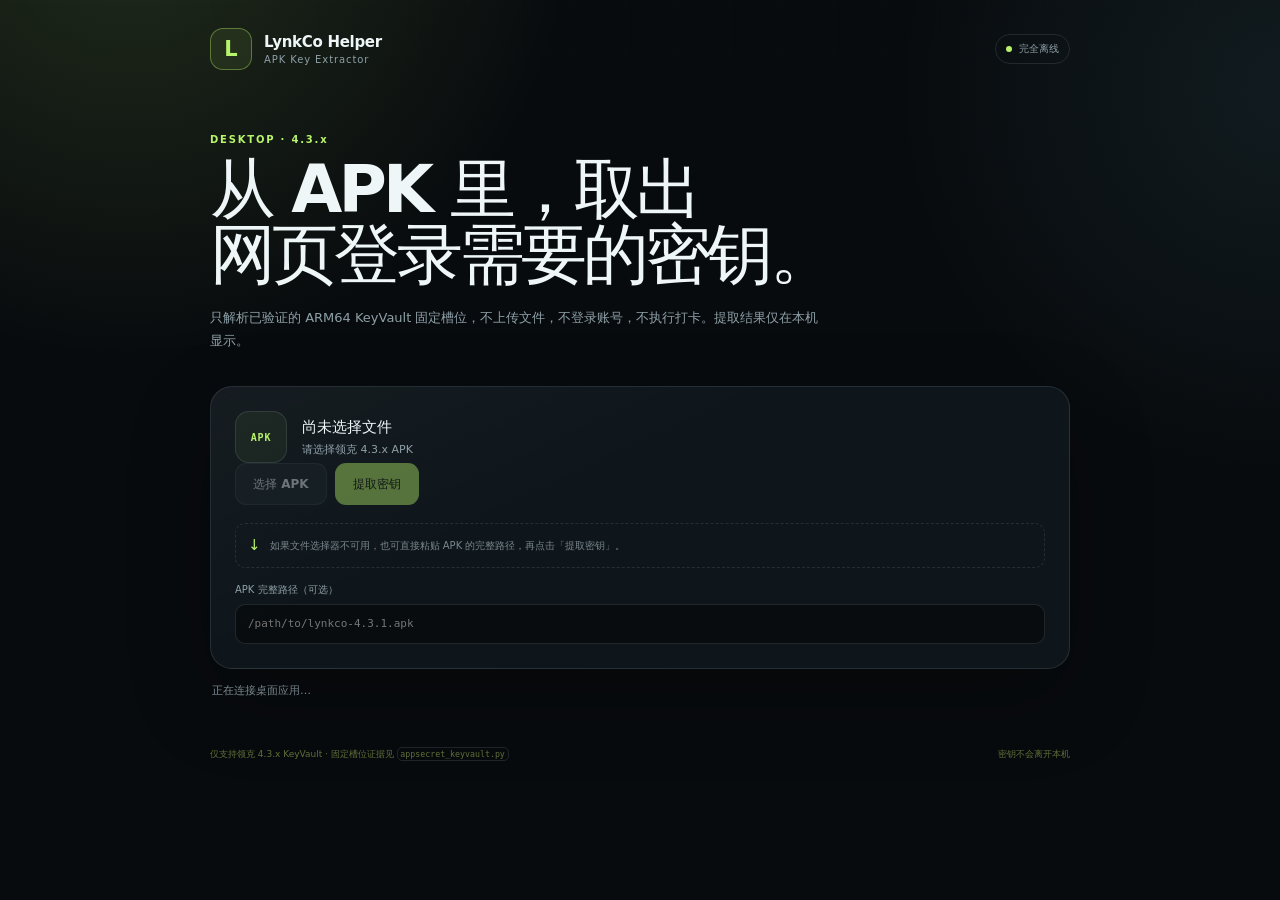
<file: desktop/static/index.html>
<!doctype html>
<html lang="zh-CN">
<head>
  <meta charset="utf-8">
  <meta name="viewport" content="width=device-width, initial-scale=1">
  <meta name="color-scheme" content="dark">
  <title>LynkCo 密钥提取器</title>
  <link rel="stylesheet" href="app.css">
</head>
<body>
  <div class="grid" aria-hidden="true"></div>
  <main class="shell">
    <header class="header">
      <div class="brand">
        <span class="mark">L</span>
        <span>
          <strong>LynkCo Helper</strong>
          <small>APK Key Extractor</small>
        </span>
      </div>
      <span class="offline-badge"><i></i> 完全离线</span>
    </header>

    <section class="hero">
      <p class="eyebrow">DESKTOP · 4.3.x</p>
      <h1>从 APK 里，取出<br>网页登录需要的密钥。</h1>
      <p class="hero-copy">只解析已验证的 ARM64 KeyVault 固定槽位，不上传文件，不登录账号，不执行打卡。提取结果仅在本机显示。</p>
    </section>

    <section class="picker-card">
      <div class="picker-main">
        <div class="file-icon" aria-hidden="true">APK</div>
        <div class="picker-copy">
          <strong id="file-name">尚未选择文件</strong>
          <span id="file-detail">请选择领克 4.3.x APK</span>
        </div>
      </div>
      <div class="picker-actions">
        <button id="pick-button" class="button button-primary" type="button" disabled>选择 APK</button>
        <button id="extract-button" class="button button-accent" type="button" disabled>提取密钥</button>
      </div>
      <div id="drop-hint" class="drop-hint">
        <span class="drop-arrow" aria-hidden="true">↓</span>
        如果文件选择器不可用，也可直接粘贴 APK 的完整路径，再点击「提取密钥」。
      </div>
      <label class="path-field" for="apk-path">
        <span>APK 完整路径（可选）</span>
        <input id="apk-path" type="text" autocomplete="off" spellcheck="false" placeholder="/path/to/lynkco-4.3.1.apk">
      </label>
    </section>

    <p id="status-message" class="status-message" role="status" aria-live="polite">正在连接桌面应用…</p>

    <section id="error-panel" class="error-panel" hidden>
      <strong>提取未完成</strong>
      <p id="error-text"></p>
      <ul>
        <li>确认 APK 来自领克 4.3.x，且包含 <code>lib/arm64-v8a/libkeyvault.so</code>。</li>
        <li>4.2.9 或未知加固布局不支持静态提取，请更换 APK。</li>
      </ul>
    </section>

    <section id="result-panel" class="result-panel" hidden>
      <div class="result-heading">
        <div>
          <p class="eyebrow">EXTRACTED</p>
          <h2>4 个密钥字段</h2>
          <p id="result-file" class="result-file"></p>
        </div>
        <div class="result-actions">
          <button id="toggle-visibility" class="button button-ghost button-small" type="button">隐藏明文</button>
          <button id="copy-all" class="button button-primary button-small" type="button">复制全部</button>
        </div>
      </div>
      <div id="field-list" class="field-list"></div>
      <p class="result-tip">按顺序贴入 NAS 管理页的「密钥设置」，保存后不要再次截图或分享。</p>
    </section>

    <footer class="footer">
      <span>仅支持领克 4.3.x KeyVault · 固定槽位证据见 <code>appsecret_keyvault.py</code></span>
      <span>密钥不会离开本机</span>
    </footer>
  </main>

  <div id="toast" class="toast" role="status" aria-live="polite"></div>
  <script src="app.js" defer></script>
</body>
</html>
</file>
<file: desktop/static/app.css>
:root {
  --bg: #080b0e;
  --panel: rgba(17, 24, 29, 0.9);
  --line: rgba(190, 215, 225, 0.13);
  --text: #eef6f8;
  --muted: #8ea0a8;
  --accent: #b7f36b;
  --accent-ink: #111a0b;
  --danger: #ff9b9b;
  --radius: 22px;
  font-synthesis: none;
}

* {
  box-sizing: border-box;
}

body {
  min-height: 100vh;
  margin: 0;
  color: var(--text);
  background:
    radial-gradient(circle at 10% -10%, rgba(183, 243, 107, 0.14), transparent 28rem),
    radial-gradient(circle at 100% 10%, rgba(125, 220, 232, 0.08), transparent 24rem),
    var(--bg);
  font-family: "SF Pro Display", "PingFang SC", "Hiragino Sans GB", "Microsoft YaHei", system-ui, sans-serif;
}

.grid {
  position: fixed;
  inset: 0;
  pointer-events: none;
  opacity: 0.36;
  background-image:
    linear-gradient(rgba(255, 255, 255, 0.025) 1px, transparent 1px),
    linear-gradient(90deg, rgba(255, 255, 255, 0.025) 1px, transparent 1px);
  background-size: 52px 52px;
  mask-image: linear-gradient(to bottom, black, transparent 82%);
}

.shell {
  position: relative;
  width: min(860px, calc(100% - 48px));
  margin: 0 auto;
  padding: 28px 0 46px;
}

.header {
  display: flex;
  align-items: center;
  justify-content: space-between;
  gap: 20px;
}

.brand {
  display: flex;
  align-items: center;
  gap: 12px;
}

.mark {
  display: grid;
  width: 42px;
  height: 42px;
  place-items: center;
  border: 1px solid rgba(183, 243, 107, 0.38);
  border-radius: 13px;
  color: var(--accent);
  background: rgba(183, 243, 107, 0.08);
  font-size: 21px;
  font-weight: 800;
}

.brand strong,
.brand small {
  display: block;
}

.brand strong {
  font-size: 15px;
  letter-spacing: -0.02em;
}

.brand small {
  margin-top: 3px;
  color: var(--muted);
  font-size: 10px;
  letter-spacing: 0.09em;
}

.offline-badge {
  display: inline-flex;
  align-items: center;
  gap: 7px;
  padding: 7px 10px;
  border: 1px solid var(--line);
  border-radius: 999px;
  color: var(--muted);
  font-size: 10px;
}

.offline-badge i {
  width: 6px;
  height: 6px;
  border-radius: 50%;
  background: var(--accent);
}

.hero {
  padding: 64px 0 34px;
}

.eyebrow {
  margin: 0 0 12px;
  color: var(--accent);
  font-size: 10px;
  font-weight: 700;
  letter-spacing: 0.18em;
}

h1 {
  margin: 0 0 18px;
  letter-spacing: -0.058em;
  font-size: clamp(40px, 7vw, 66px);
  font-weight: 630;
  line-height: 0.99;
}

.hero-copy {
  max-width: 620px;
  margin: 0;
  color: var(--muted);
  font-size: 13px;
  line-height: 1.8;
}

.picker-card,
.result-panel,
.error-panel {
  border: 1px solid var(--line);
  border-radius: var(--radius);
  background:
    linear-gradient(155deg, rgba(255, 255, 255, 0.026), transparent 40%),
    var(--panel);
  box-shadow: 0 30px 80px rgba(0, 0, 0, 0.32);
  backdrop-filter: blur(16px);
}

.picker-card {
  padding: 24px;
}

.picker-main {
  display: flex;
  align-items: center;
  gap: 15px;
}

.file-icon {
  display: grid;
  flex: none;
  width: 52px;
  height: 52px;
  place-items: center;
  border: 1px solid var(--line);
  border-radius: 14px;
  color: var(--accent);
  background: rgba(183, 243, 107, 0.055);
  font-family: "SFMono-Regular", Menlo, Consolas, monospace;
  font-size: 10px;
  font-weight: 700;
  letter-spacing: 0.08em;
}

.picker-copy {
  min-width: 0;
  margin-right: auto;
}

.picker-copy strong,
.picker-copy span {
  display: block;
  overflow: hidden;
  text-overflow: ellipsis;
  white-space: nowrap;
}

.picker-copy strong {
  margin-bottom: 5px;
  font-size: 15px;
}

.picker-copy span {
  color: var(--muted);
  font-size: 11px;
}

.picker-actions {
  display: flex;
  flex: none;
  gap: 8px;
}

.button {
  display: inline-flex;
  align-items: center;
  justify-content: center;
  min-height: 42px;
  padding: 10px 17px;
  border: 1px solid transparent;
  border-radius: 11px;
  font: inherit;
  font-size: 12px;
  font-weight: 650;
  cursor: pointer;
  transition: transform 150ms ease, border-color 150ms ease, background 150ms ease, opacity 150ms ease;
}

.button:hover:not(:disabled) {
  transform: translateY(-1px);
}

.button:disabled {
  cursor: not-allowed;
  opacity: 0.42;
}

.button-primary {
  color: var(--text);
  border-color: var(--line);
  background: #1d292f;
}

.button-primary:hover:not(:disabled) {
  border-color: rgba(183, 243, 107, 0.3);
}

.button-accent {
  color: var(--accent-ink);
  background: var(--accent);
}

.button-accent:hover:not(:disabled) {
  background: #a1e64b;
}

.button-ghost {
  color: var(--muted);
  border-color: var(--line);
  background: transparent;
}

.button-small {
  min-height: 34px;
  padding: 7px 11px;
  font-size: 10px;
}

.drop-hint {
  display: flex;
  align-items: center;
  margin-top: 18px;
  padding: 10px 12px;
  border: 1px dashed var(--line);
  border-radius: 10px;
  color: #77878e;
  font-size: 10px;
  line-height: 1.5;
  gap: 9px;
}

.drop-arrow {
  color: var(--accent);
  font-size: 15px;
}

.path-field {
  display: grid;
  margin-top: 15px;
  gap: 7px;
  color: var(--muted);
  font-size: 10px;
}

input {
  width: 100%;
  min-height: 40px;
  padding: 9px 12px;
  border: 1px solid var(--line);
  border-radius: 10px;
  color: var(--text);
  background: rgba(4, 8, 10, 0.58);
  font-family: "SFMono-Regular", Menlo, Consolas, monospace;
  font-size: 11px;
  outline: none;
}

input:focus {
  border-color: rgba(183, 243, 107, 0.4);
  box-shadow: 0 0 0 3px rgba(183, 243, 107, 0.07);
}

.status-message {
  min-height: 18px;
  margin: 14px 2px 18px;
  color: var(--muted);
  font-size: 11px;
}

.status-message.is-error {
  color: var(--danger);
}

.status-message.is-ok {
  color: var(--accent);
}

.error-panel {
  padding: 22px 24px;
  border-color: rgba(255, 155, 155, 0.25);
  background: rgba(40, 19, 20, 0.78);
}

.error-panel strong {
  color: #ffc0c0;
  font-size: 14px;
}

.error-panel p {
  margin: 8px 0 12px;
  color: #d8abab;
  font-size: 12px;
  line-height: 1.6;
}

.error-panel ul {
  margin: 0;
  padding-left: 18px;
  color: #a98888;
  font-size: 10px;
  line-height: 1.8;
}

.result-panel {
  padding: 25px;
}

.result-heading {
  display: flex;
  align-items: flex-start;
  justify-content: space-between;
  margin-bottom: 20px;
  gap: 18px;
}

.result-heading h2 {
  margin: 0 0 5px;
  letter-spacing: -0.035em;
  font-size: 23px;
  font-weight: 600;
}

.result-file {
  margin: 0;
  color: var(--muted);
  font-family: "SFMono-Regular", Menlo, Consolas, monospace;
  font-size: 9px;
}

.result-actions {
  display: flex;
  flex: none;
  gap: 7px;
}

.field-list {
  display: grid;
  gap: 9px;
}

.field-row {
  display: grid;
  grid-template-columns: 125px minmax(0, 1fr) auto;
  align-items: center;
  padding: 10px 11px;
  border: 1px solid var(--line);
  border-radius: 10px;
  background: rgba(4, 8, 10, 0.38);
  gap: 12px;
}

.field-name {
  color: var(--muted);
  font-family: "SFMono-Regular", Menlo, Consolas, monospace;
  font-size: 9px;
}

.field-value {
  min-width: 0;
  overflow: hidden;
  color: #dcf6c1;
  font-family: "SFMono-Regular", Menlo, Consolas, monospace;
  font-size: 11px;
  text-overflow: ellipsis;
  white-space: nowrap;
}

.field-value.is-hidden {
  color: transparent;
  text-shadow: 0 0 2px rgba(220, 246, 193, 0.35);
  user-select: none;
}

.copy-one {
  padding: 5px 8px;
  border: 1px solid var(--line);
  border-radius: 7px;
  color: var(--muted);
  background: transparent;
  font: inherit;
  font-size: 9px;
  cursor: pointer;
}

.copy-one:hover {
  color: var(--text);
  border-color: rgba(183, 243, 107, 0.28);
}

.result-tip {
  margin: 17px 0 0;
  color: #687a47;
  font-size: 10px;
  line-height: 1.6;
}

.footer {
  display: flex;
  justify-content: space-between;
  padding-top: 28px;
  color: #637139;
  font-size: 9px;
  line-height: 1.6;
  gap: 18px;
}

code {
  padding: 0.1em 0.32em;
  border: 1px solid var(--line);
  border-radius: 5px;
  font-size: 0.92em;
}

.toast {
  position: fixed;
  right: 24px;
  bottom: 24px;
  max-width: 320px;
  padding: 11px 14px;
  border: 1px solid var(--line);
  border-radius: 11px;
  background: #172126;
  box-shadow: 0 18px 50px rgba(0, 0, 0, 0.38);
  font-size: 11px;
  opacity: 0;
  pointer-events: none;
  transform: translateY(8px);
  transition: opacity 180ms ease, transform 180ms ease;
}

.toast.is-visible {
  opacity: 1;
  transform: translateY(0);
}

[hidden] {
  display: none !important;
}

@media (max-width: 700px) {
  .shell {
    width: min(100% - 28px, 860px);
  }

  .picker-main {
    align-items: flex-start;
  }

  .picker-actions,
  .result-heading {
    display: grid;
  }

  .picker-actions {
    margin-top: 16px;
  }

  .picker-actions .button {
    width: 100%;
  }

  .field-row {
    grid-template-columns: 1fr auto;
  }

  .field-name {
    grid-column: 1 / -1;
  }

  .footer {
    display: grid;
  }
}

@media (prefers-reduced-motion: reduce) {
  * {
    transition-duration: 0.01ms !important;
  }
}
</file>
